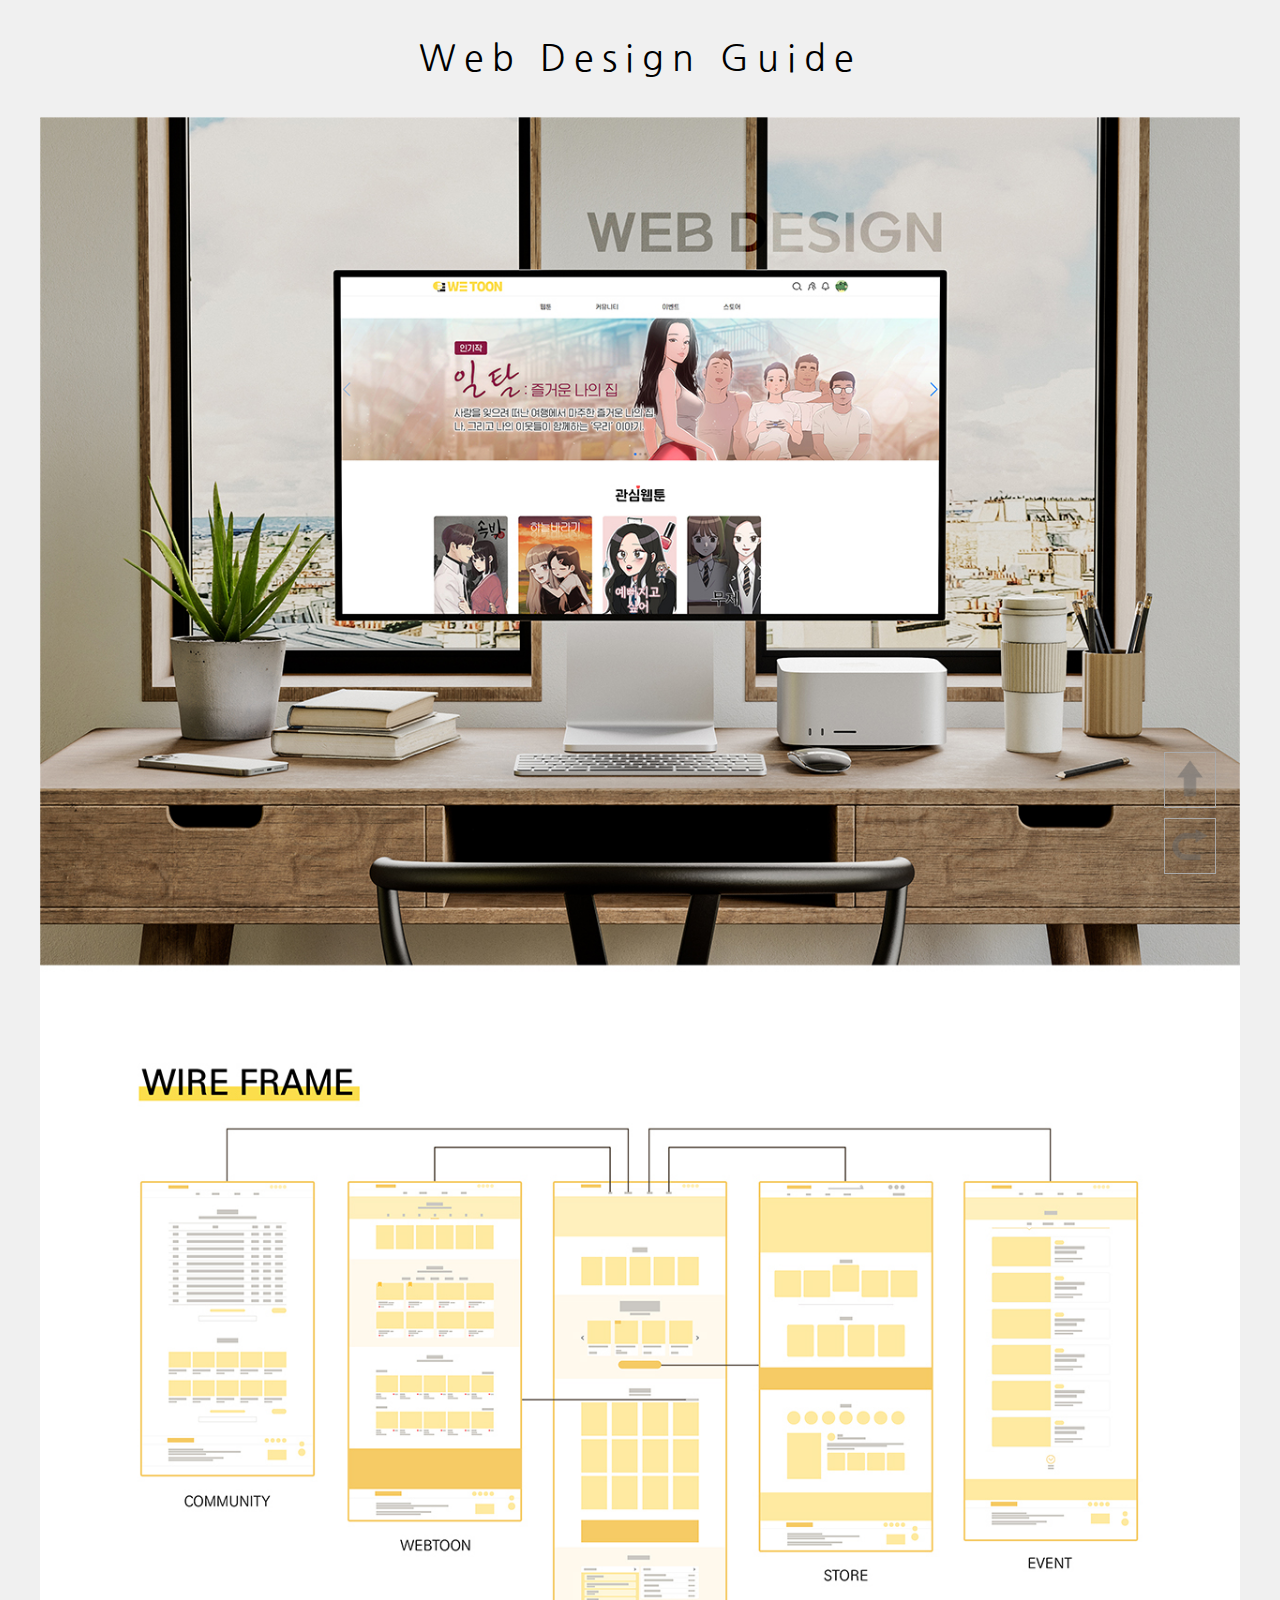
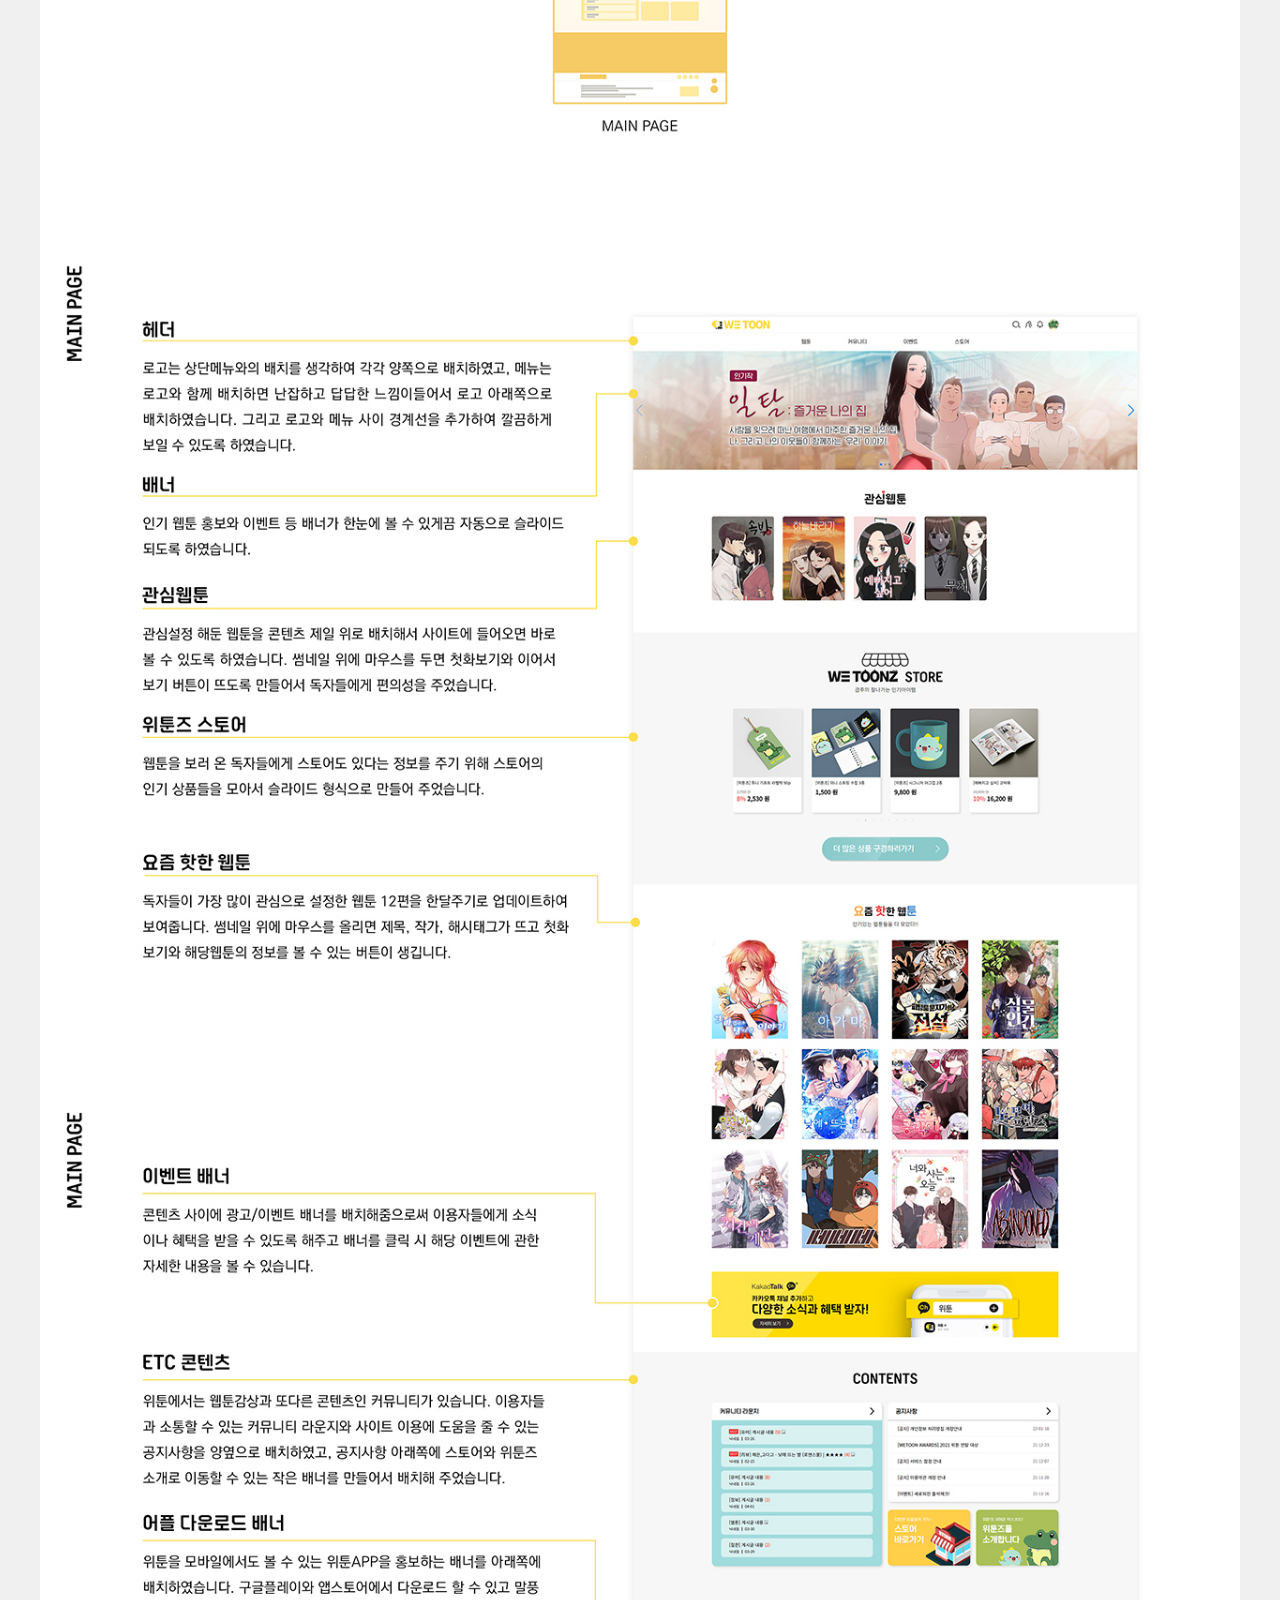
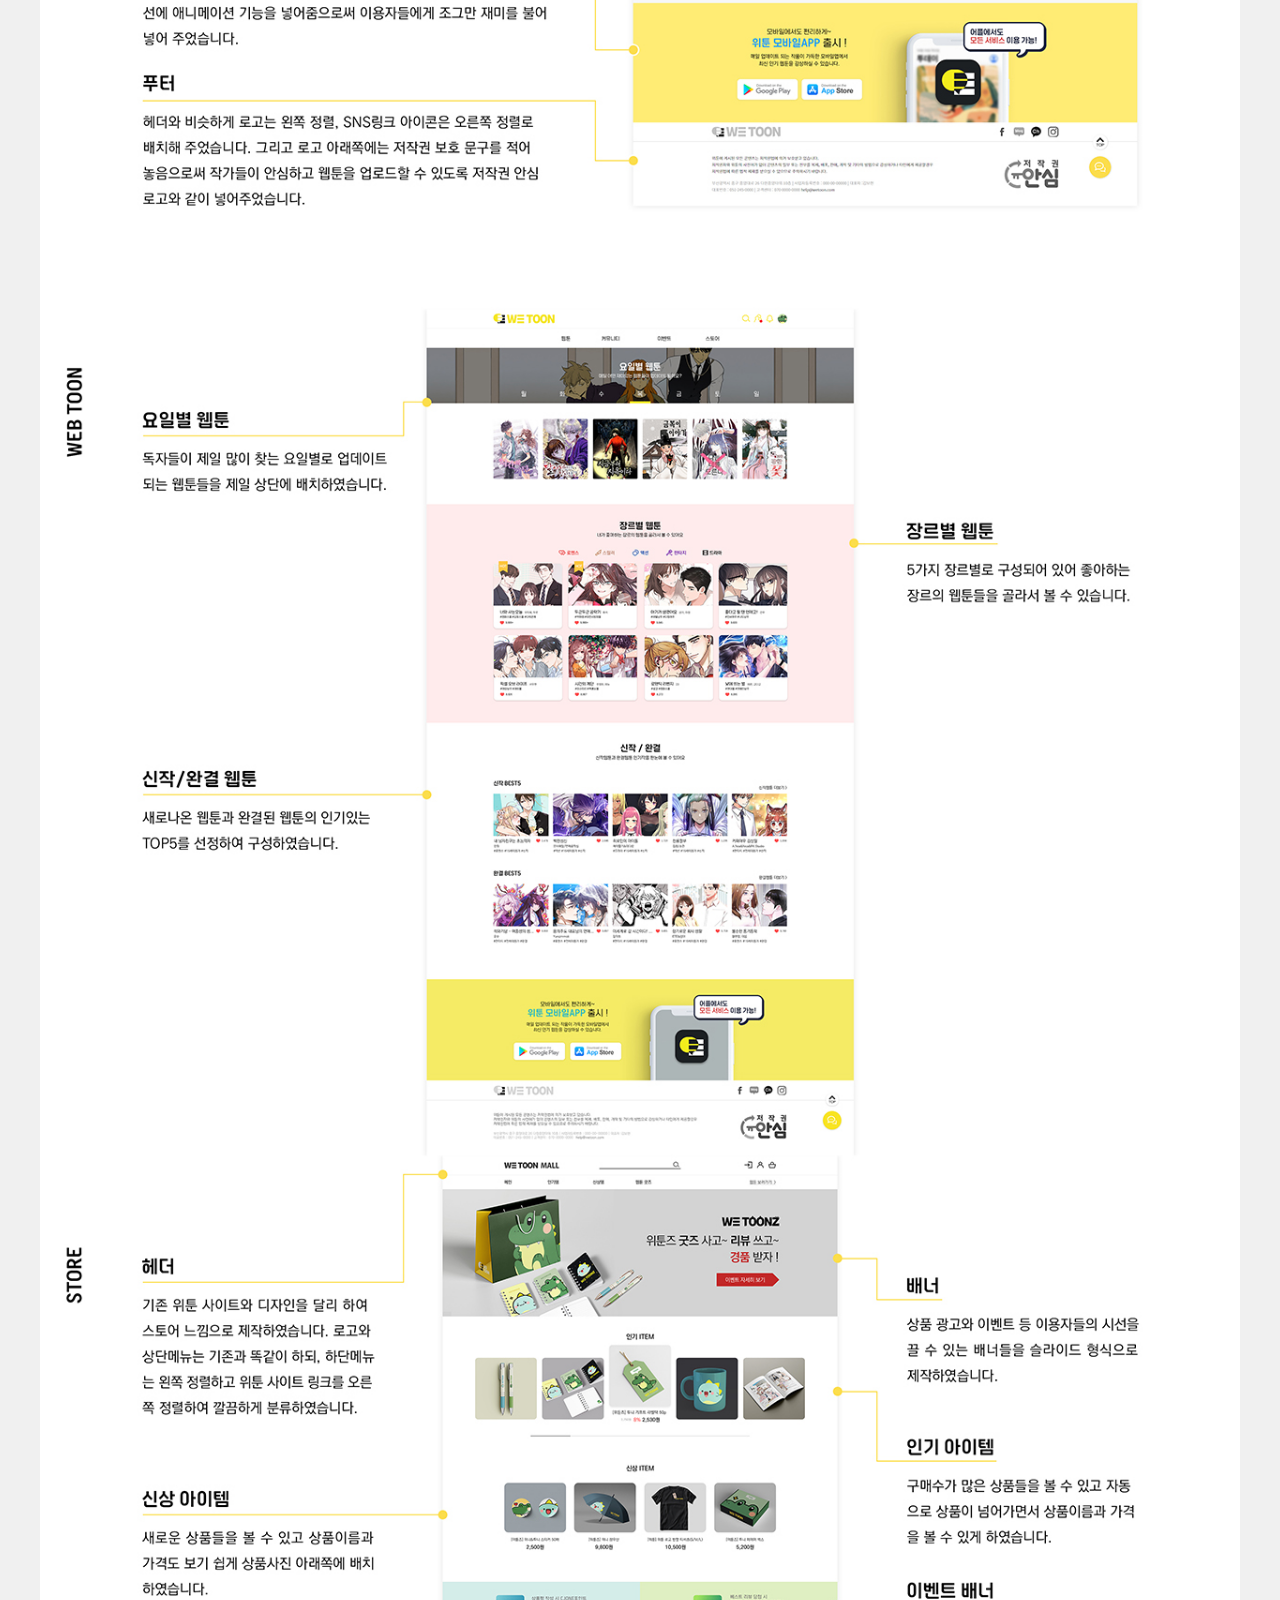
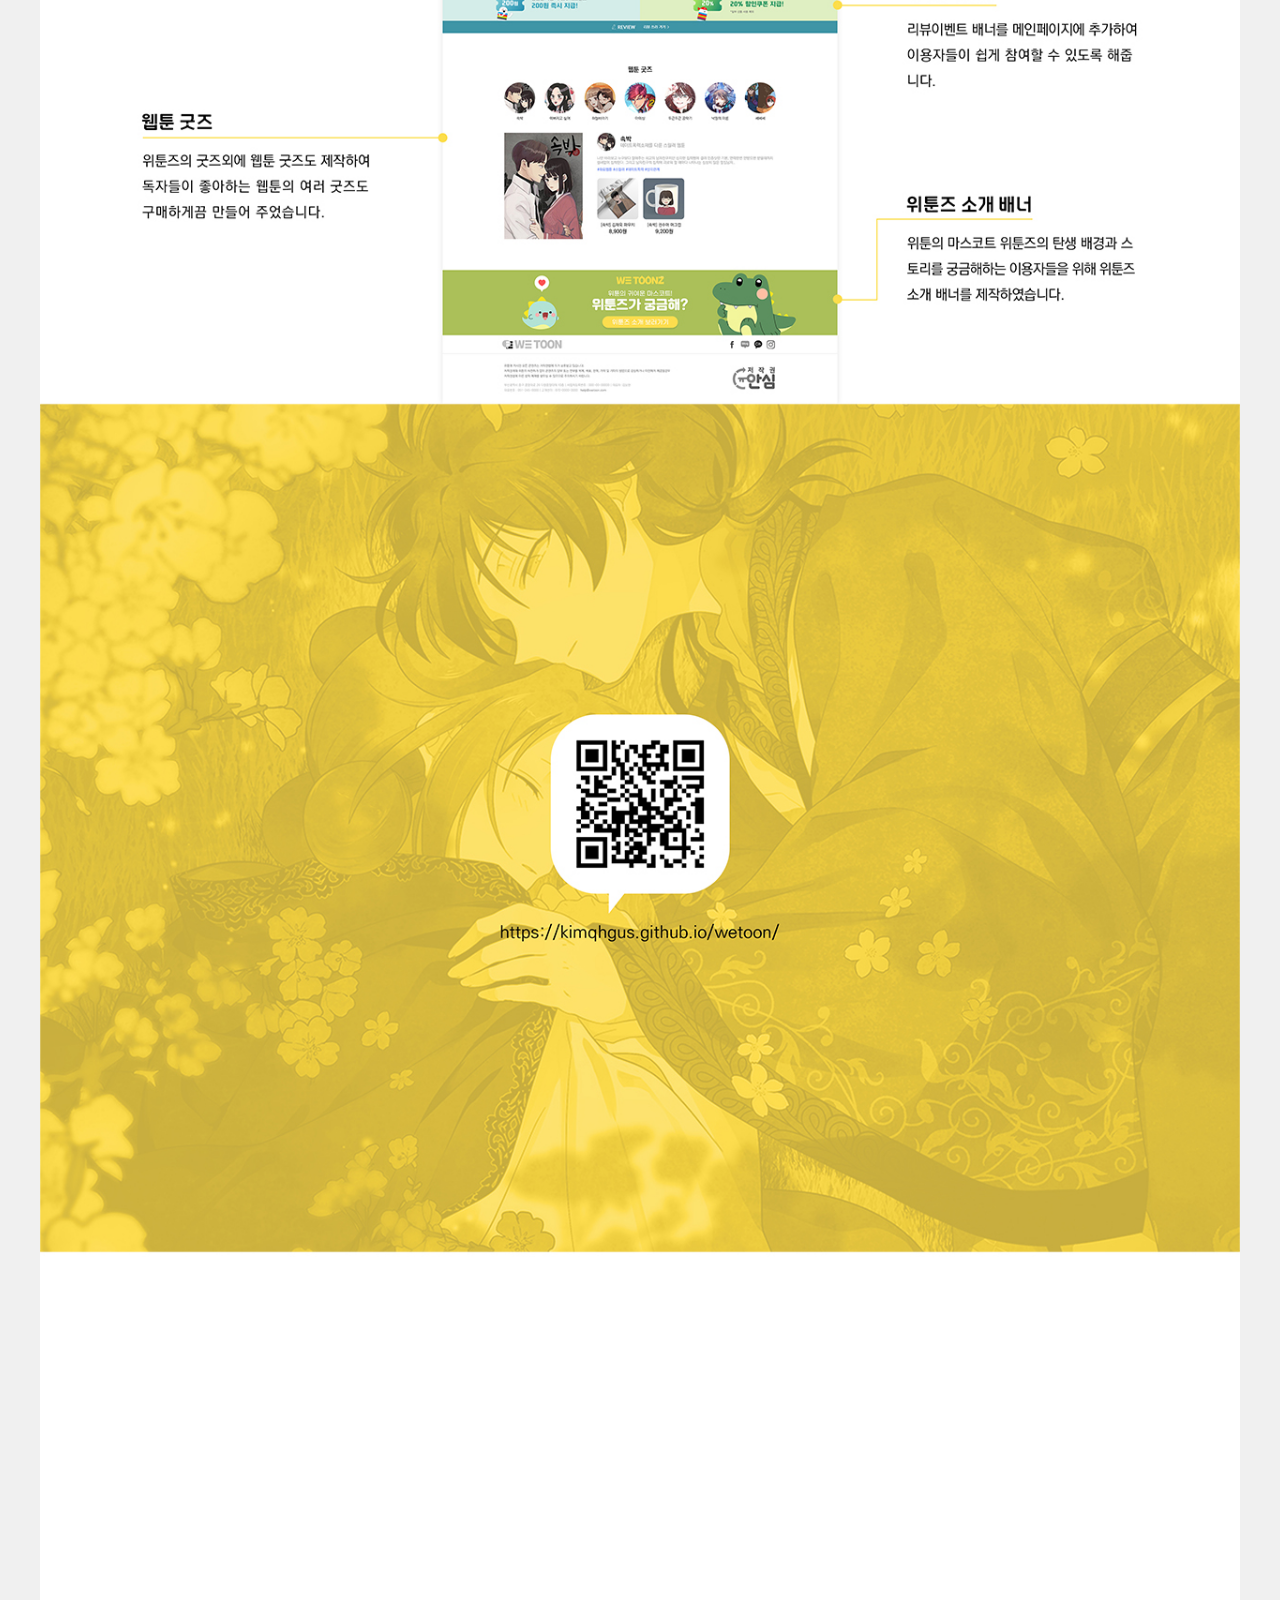
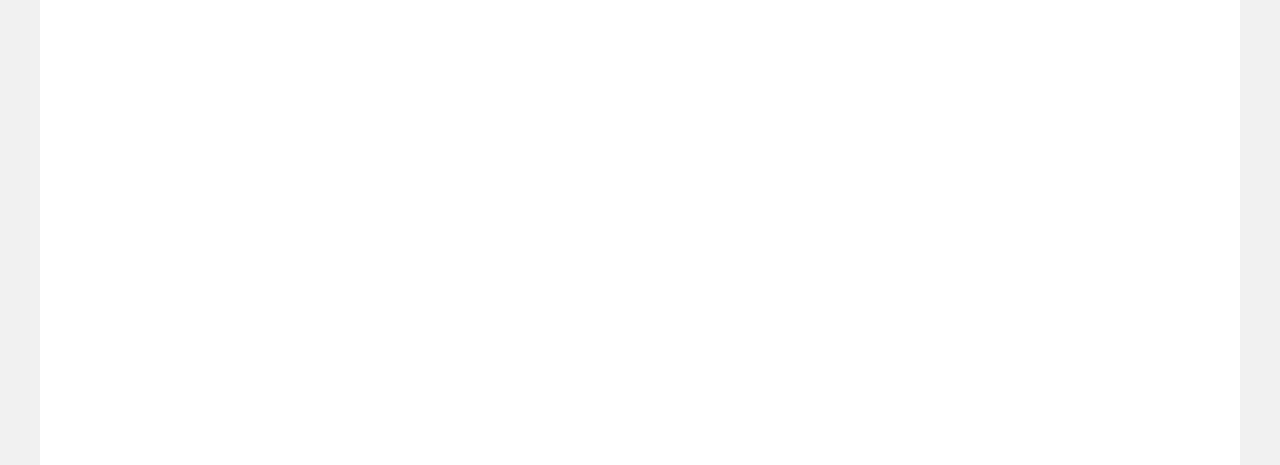
<file: blog_sub/brand1/web.html>
<!DOCTYPE html>
	<html lang="ko">
		<head>
			<meta charset="utf-8">
			<title></title>
			<link rel="preconnect" href="https://fonts.gstatic.com">
			<link href="https://fonts.googleapis.com/css2?family=Nanum+Gothic&display=swap" rel="stylesheet">
			<style type="text/css">
				body{width:1200px; margin:0 auto;
					font-family: 'Nanum Gothic', sans-serif;
					background: #f0f0f0;}
				P{text-align:center; font-weigth:700;
					font-size:36px; letter-spacing:8px;}
				div img{width:100%; display:block;}
				ul{list-style-type:none;
					position:fixed;
					right:5%; bottom:0;}
				ul li{border:1px solid #aaa;
					text-align:center;
					padding:5px 0;
					margin-bottom:10px;}
				ul li img{width:80%; opacity:50%;}
				
			</style>
		</head>
		<body>
			<P id="title">Web Design Guide</P>
			<div><img src="img/web_guide.jpg"></div>
			<ul class="btn">
				<li><a href="#title"><img src="img/top.png" alt="top"></a></li>
				<li><a href="../../index.html#branding"><img src="img/back.png" alt="top"></a></li>
			</ul>
		</body>
	</html>
</file>
